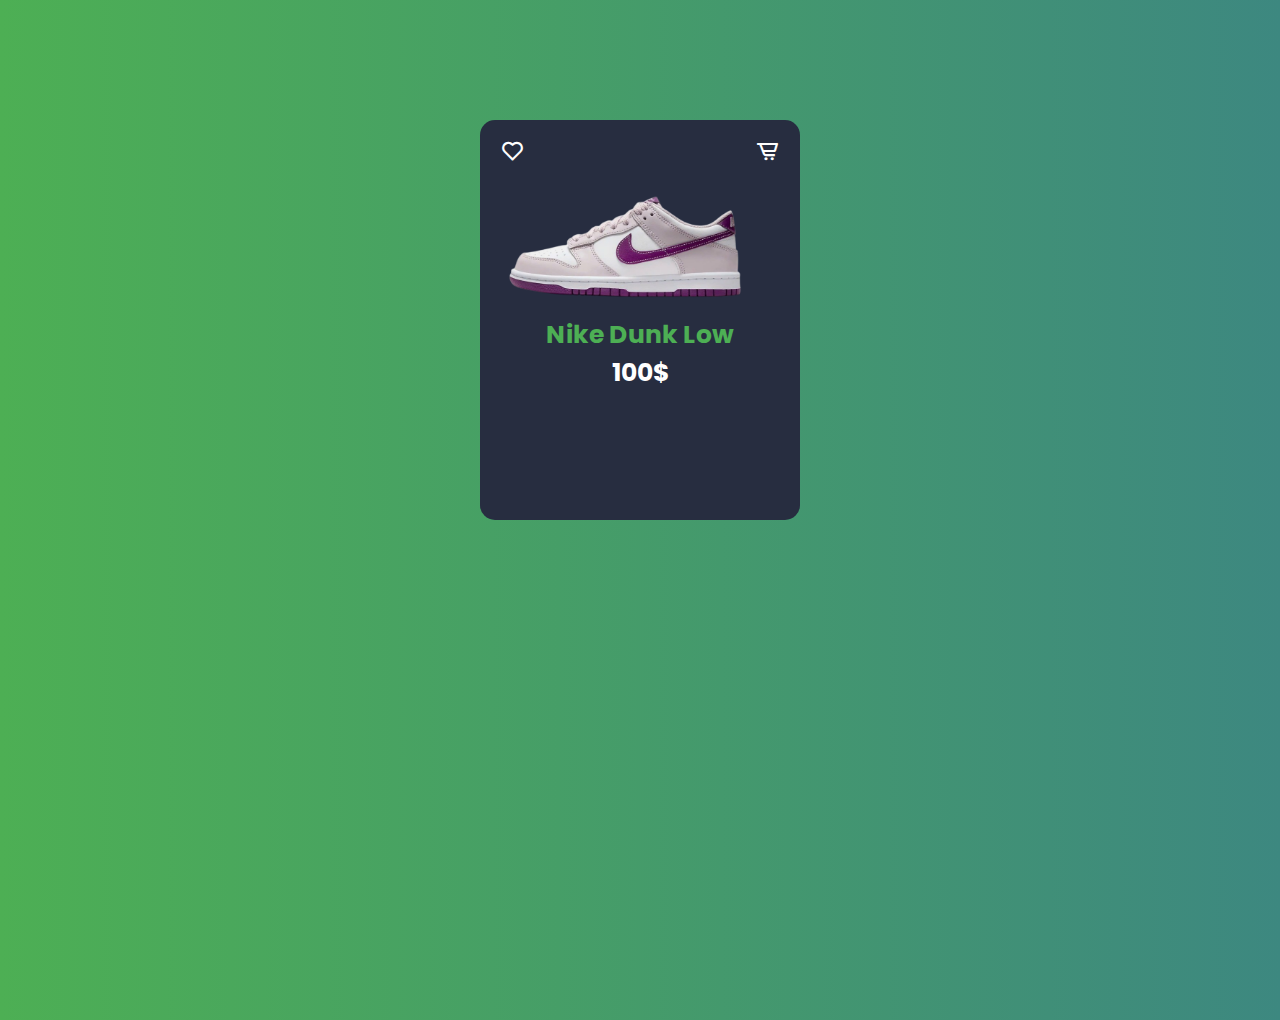
<file: Day01 - Product Card/index.html>
<!DOCTYPE html>
<html lang="en">
<head>
    <meta charset="UTF-8">
    <meta name="viewport" content="width=device-width, initial-scale=1.0">
    <title>Produc-card</title>
    <link rel="stylesheet" href="style.css">
    <link href='https://unpkg.com/boxicons@2.1.4/css/boxicons.min.css' rel='stylesheet'>
</head>
<body>
    <div class="card">
        <div class="card_heart">
            <i class='bx bx-heart'></i>
        </div>
        <div class="card_cart">
            <i class='bx bx-cart-alt' ></i>
        </div>
        <div class="card_img">
            <img src="asset/nike.png" alt="">
        </div>
        <div class="card_tittle">
            Nike Dunk Low
        </div>
        <div class="card_price">
            100$
        </div>
        <div class="card_size">
            <h3>Size:</h3>
            <span>6</span>
            <span>7</span>
            <span>8</span>
            <span>9</span>
        </div>
        <div class="card_color">
            <h3>Color:</h3>
            <span class="card_color--green"></span>
            <span class="card_color--red"></span>
            <span class="card_color--black"></span>
        </div>
        <div class="card_action">
            <Button>Buy now</Button>
            <button>Add cart</button>
        </div>
    </div>
</body>
</html>
</file>
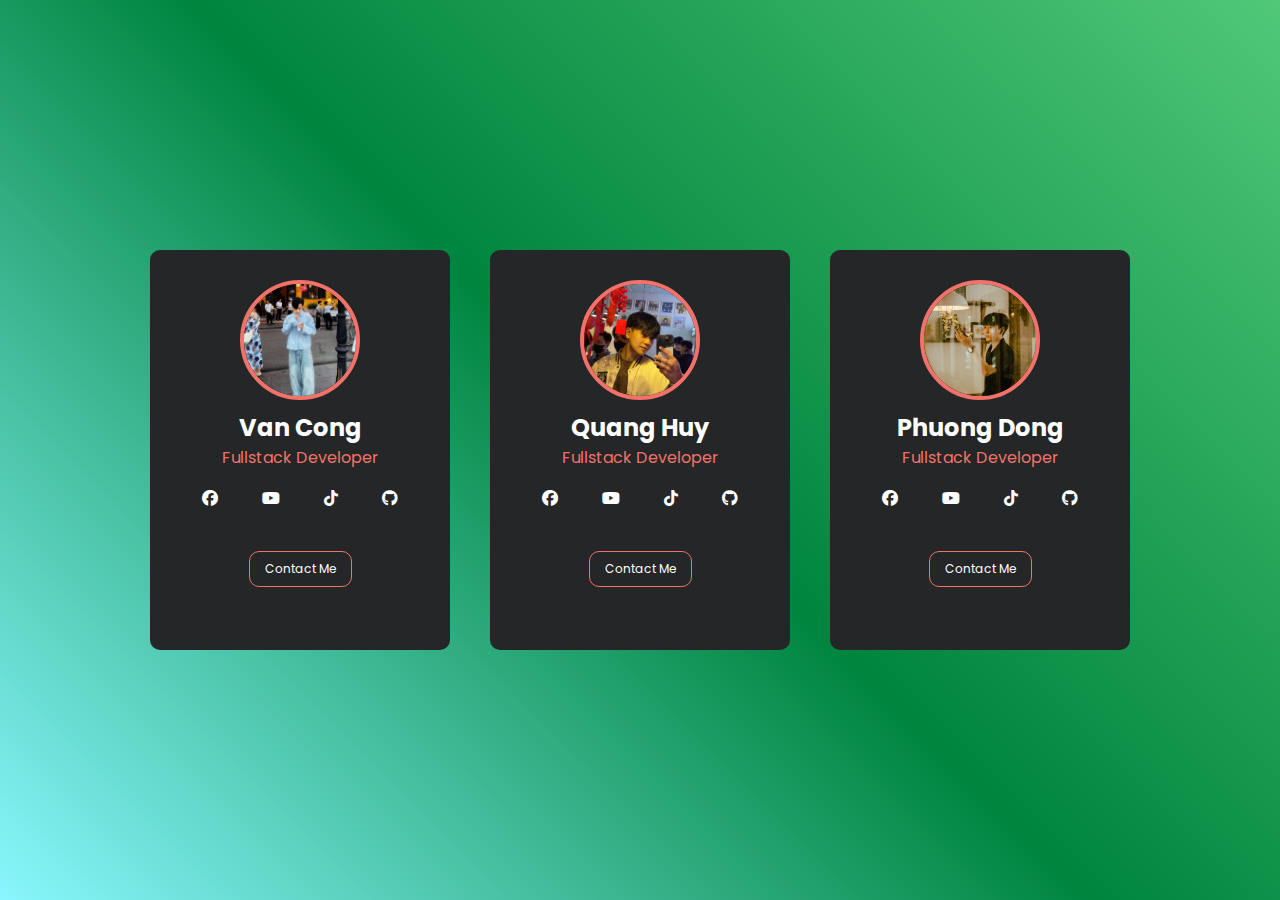
<file: Day02 - Profile Card /index.html>
<!DOCTYPE html>
<html lang="en">
<head>
    <meta charset="UTF-8">
    <meta name="viewport" content="width=device-width, initial-scale=1.0">
    <title>Profile Card</title>
    <link rel="stylesheet" href="style.css">
    <link href="https://cdnjs.cloudflare.com/ajax/libs/font-awesome/6.5.0/css/all.min.css" rel="stylesheet">
</head>
<body>

    <!-- profile card Cong -->
    <div class="card">
        <div class="card_img">
            <img src="asset/anh.jpg" alt="Profile Picture">
        </div>
        <h2>Van Cong</h2>
        <p>Fullstack Developer</p>
        <div class="card_social">
            <i class="fa-brands fa-facebook"></i>
            <i class="fa-brands fa-youtube"></i>
            <i class="fa-brands fa-tiktok"></i>
            <i class="fa-brands fa-github"></i>
        </div>
        <button>Contact Me</button>
    </div>

    <!-- profile card Huy -->
    <div class="card">
        <div class="card_img">
            <img src="asset/huy.jpg" alt="Profile Picture">
        </div>
        <h2>Quang Huy</h2>
        <p>Fullstack Developer</p>
        <div class="card_social">
            <i class="fa-brands fa-facebook"></i>
            <i class="fa-brands fa-youtube"></i>
            <i class="fa-brands fa-tiktok"></i>
            <i class="fa-brands fa-github"></i>
        </div>
        <button>Contact Me</button>
    </div>

    <!-- profile card Dong -->
    <div class="card">
        <div class="card_img">
            <img src="asset/Dong.jpg" alt="Profile Picture">
        </div>
        <h2>Phuong Dong</h2>
        <p>Fullstack Developer</p>
        <div class="card_social">
            <i class="fa-brands fa-facebook"></i>
            <i class="fa-brands fa-youtube"></i>
            <i class="fa-brands fa-tiktok"></i>
            <i class="fa-brands fa-github"></i>
        </div>
        <button>Contact Me</button>
    </div>
</body> 
</html>
</file>
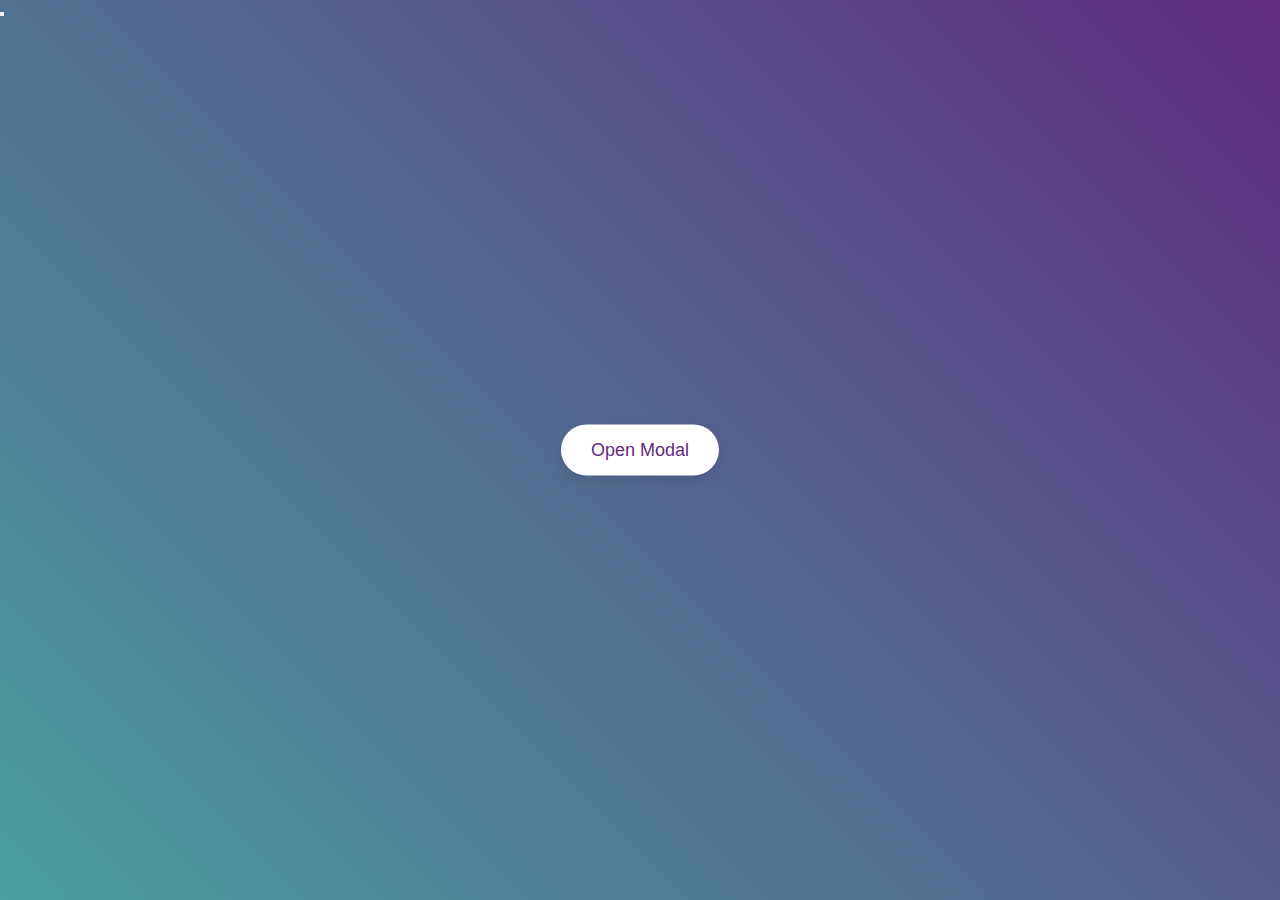
<file: Day03 - Modal Popup/index.html>
<!DOCTYPE html>
<html lang="en">
<head>
    <meta charset="UTF-8">
    <meta name="viewport" content="width=device-width, initial-scale=1.0">
    <title>Modal Popup</title>
    <link rel="stylesheet" href="style.css">
    <link rel="stylesheet" href="https://cdnjs.cloudflare.com/ajax/libs/font-awesome/6.5.0/css/all.min.css">
</head>
<body>
    <button><div class="open-modal-btn">Open Modal</div></button>
    <div class="modal hide">
        <div class="modal_inner">
            <div class="modal_header">
                <p>Wellcome to Nodemy</p>
                <i class="fa-solid fa-xmark"></i>
            </div>
            <div class="modal_body">
                <h2>Modal</h2>
                <p>Day la phan body cua Modal</p>
            </div>
            <div class="modal_footer">
                <button>close</button>
            </div>
        </div>
    </div>
</body>
<script src="app.js"></script>
</html>
</file>
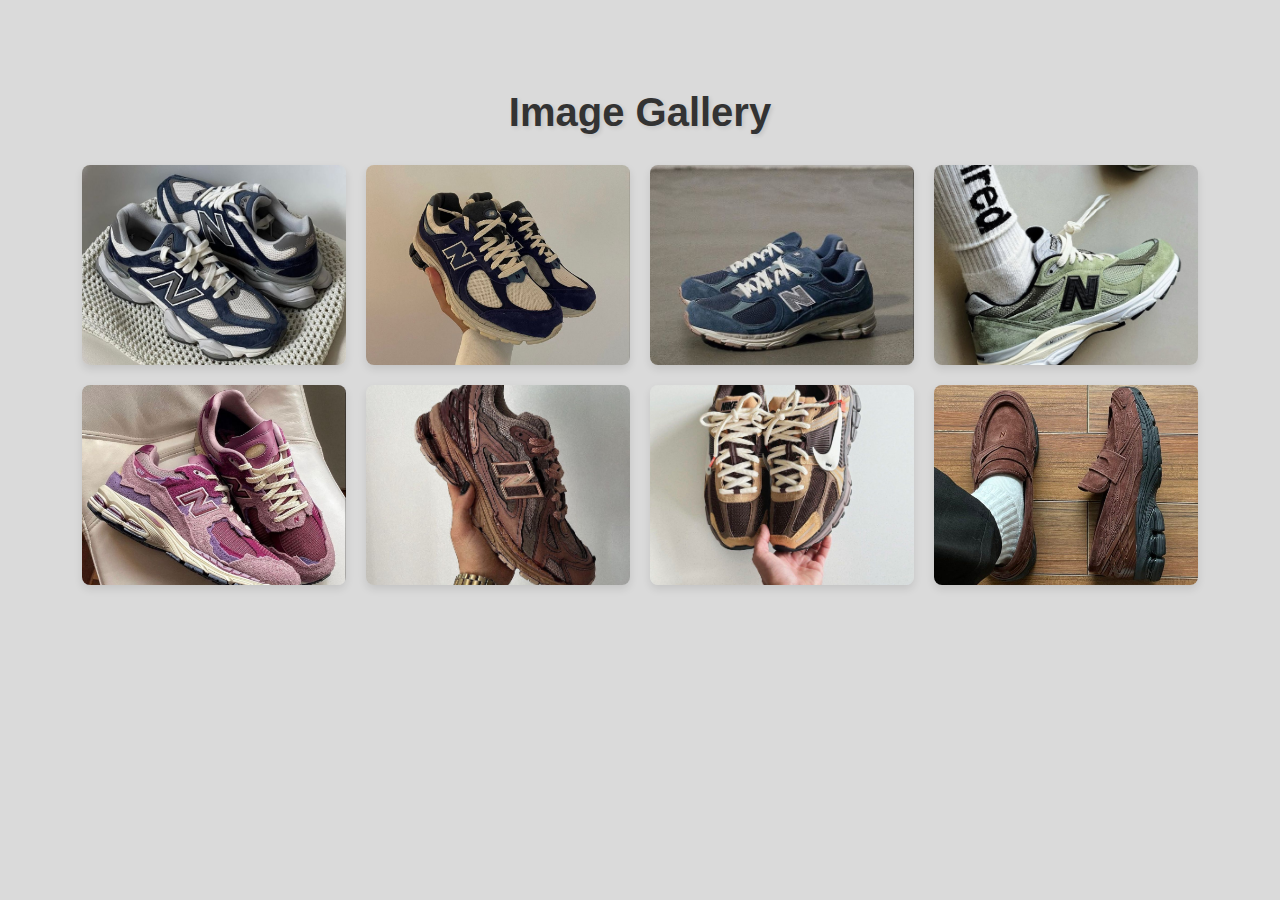
<file: Day04 - Image gallery/index.html>
<!DOCTYPE html>
<html lang="en">
<head>
    <meta charset="UTF-8">
    <meta name="viewport" content="width=device-width, initial-scale=1.0">
    <title>Image Gallery - Day 04</title>
    <link rel="stylesheet" href="style.css">
     <link rel="stylesheet" href="https://cdnjs.cloudflare.com/ajax/libs/font-awesome/6.5.2/css/all.min.css">
</head>
<body>
    <!-- Main container for the entire image gallery -->
    <div class="gallery-container">
        <!-- Gallery title -->
        <h1 class="gallery-title">Image Gallery</h1>
        
        <!-- Main wrapper containing all images -->
        <div class="wrapper">
            <!-- Image 1 -->
            <div class="image">
                <img src="asset/1.jpg" alt="Gallery image 1">
            </div>
            
            <!-- Image 2 -->
            <div class="image">
                <img src="asset/2.jpg" alt="Gallery image 2">
            </div>
            
            <!-- Image 3 -->
            <div class="image">
                <img src="asset/3.jpg" alt="Gallery image 3 ">
            </div>
            
            <!-- Image 4 -->
            <div class="image">
                <img src="asset/4.jpg" alt="Gallery image 4 ">
            </div>
            
            <!-- Image 5 -->
            <div class="image">
                <img src="asset/5.jpg" alt="Gallery image 5 ">
            </div>
            
            <!-- Image 6 -->
            <div class="image">
                <img src="asset/6.jpg" alt="Gallery image 6 ">
            </div>
            
            <!-- Image 7 -->
            <div class="image">
                <img src="asset/7.jpg" alt="Gallery image 7 ">
            </div>
            
            <!-- Image 8 -->
            <div class="image">
                <img src="asset/8.jpg" alt="Gallery image 8 ">
            </div>
        </div>
    </div>

    <div class="gallery">
        <button>
             <i class="fa-solid fa-xmark"></i>
        </button>
        <div class="gallery_inner">
            <img src="asset/1.jpg" alt="">
        </div>
        <div class="control_prev">
            <i class="fa-solid fa-chevron-left"></i>
        </div>
        <div class="control_next">
            <i class="fa-solid fa-chevron-right"></i>
        </div> 
    </div>
</body>
    <script src="app.js"></script>
</html>
</file>
<file: Day01 - Product Card/style.css>
@import url('https://fonts.googleapis.com/css2?family=Poppins:ital,wght@0,100;0,200;0,300;0,400;0,500;0,600;0,700;0,800;0,900;1,100;1,200;1,300;1,400;1,500;1,600;1,700;1,800;1,900&display=swap');

:root{
    --primary-color: #4daf54;
}

* {
    margin: 0;
    padding: 0;
    box-sizing: border-box;
}
body{
    height: 100vh; 
    background: linear-gradient(to right, #4daf54, #3d8880);
    font-family: 'Poppins', sans-serif;
}

.card{
    margin: 120px auto;
    width: 320px;
    height: 400px;
    background: #272d40; 
    padding: 20px;
    border-radius: 15px; 
    color: white;
    position: relative;
}

.card_heart, .card_cart{
    font-size: 25px; 
    position: absolute; 
    left: 20px;
    top: 15px;
    cursor: pointer;
}
.card_cart{
    right: 20px; 
    left: unset;
}

.card_img{
    width: 90%;
    transition: 0.5s;
}

.card_img img{
    width: 100%; 
    height: 100%;
    object-fit: cover;
    margin-top: 40px;
}

.card_tittle, .card_price{
    font-size: 25px;
    font-weight: bold;
    text-align: center;
    transition: 0.5s;
}

.card_tittle{
    color: var(--primary-color);
}

.card_color, .card_size{
    display: flex;
    align-items: center;
    margin-bottom: 10px;
}

.card_size span{
    padding:  1px 10px;
    background: #dadada;
    color: black;
    border-radius: 5px; 
    margin: 0 2px;
     cursor: pointer;
}

.card_size{
    margin-top: 20px;
}

.card_color span{
    width: 15px;
    height: 15px;
    border-radius: 50%;
    margin: 0 5px;
    cursor: pointer;
}

.card_color--green{
    background: #4daf54;
}

.card_color--red{
    background: red;
}

.card_color--black{
    background: black;
}

.card_action button{
    background: var(--primary-color);
    border: none;
    outline: none;
    color: white;
    padding: 10px 20px;
    border-radius: 5px;
    cursor: pointer; 
    font-weight: bold;
    margin-right: 15px;
}

.card_action button:hover{
    transform: scale(0.9);
    transition: 0.5s;
}

.card:hover .card_img{
    transform: translateY(-90px) rotate(-20deg);
}


.card:hover .card_tittle, .card:hover .card_price{
    transform: translate(-49px, -50px);
}

.card:hover .card_price{
    transform: translate(-110px, -50px);
}

.card_size, .card_color, .card_action{
    visibility: hidden;
    opacity: 0;
}

.card_size {
    margin-top: 150 px;
}

.card:hover .card_size, .card:hover .card_color, .card:hover .card_action{
    visibility: visible;
    opacity: 100;
    transition: 0.5s;
    transition-delay: 0.4s;
}

.card:hover .card_size{
    margin-top: -15px;
}
</file>
<file: Day02 - Profile Card /style.css>
@import url('https://fonts.googleapis.com/css2?family=Poppins:ital,wght@0,100;0,200;0,300;0,400;0,500;0,600;0,700;0,800;0,900;1,100;1,200;1,300;1,400;1,500;1,600;1,700;1,800;1,900&display=swap');

:root {
    --primary-color: #f2726a;
}

* {
    margin: 0;
    padding: 0;
    box-sizing: border-box;

}

body {
    background: linear-gradient(45deg, #89f7fe 0%, #00853e, #50c878 );
    height: 100vh;
    justify-content: center;
    align-items: center; 
    display: flex;
    font-family: poppins, sans-serif;
}

.card {
    background: #242628;
    width: 300px;
    height: 400px;
    border-radius: 10px;
    text-align: center;
    overflow: hidden;
    margin: 0 20px;
}

img {
    object-fit: cover;
    width: 100%;
    height: 100%;
    object-position: center;

}

.card_img {
    width: 120px;
    height: 120px;
    border: 4px solid var(--primary-color);
    border-radius: 50%;
    overflow: hidden;
    margin: 0px auto;
    translate: 0px 30px;
    transition: 0.5s;
}

.card p {
    color: var(--primary-color);
}

.card h2 {
    color: #fff;
    margin-top: 40px;
}

.card_social i {
    margin: 20px 20px;
    color: #fff;
    cursor: pointer;
}

.card_social i:hover {
    color: var(--primary-color);
    transform: scale(1.2);
    transition: 0.5s;
}

.card button {
    background: #242628;
    color: #fff; 
    padding: 8px 15px;
    margin-top: 25px;
    cursor: pointer;
    font-size: 12px;
    font-family: poppins, sans-serif;
    border: 1px solid var(--primary-color);
    border-radius: 10px;
}

.card button:hover {
    background: var(--primary-color);
    border: none;
    transform: scale(1.2);
    transition: 0.5s;
}

.card_img:hover {
    width: 100%;
    height: 100%;
    border: none;
    border-radius: unset;
    translate: unset;
}
</file>
<file: Day03 - Modal Popup/style.css>
:root{
    --primary-color: #e26e70;
}

* {
    margin: 0;
    padding: 0;
    box-sizing: border-box;
}

body{
    height: 100vh;
    overflow: hidden;
    background-image: linear-gradient(45deg, #49a09d, #5f2c82);
}

.open-modal-btn{
    position: absolute;
    top: 50%;
    left: 50%;
    transform: translate(-50%, -50%);
    padding: 15px 30px;
    background-color: #fff;
    border-radius: 30px;
    font-size: 18px;
    font-weight: 500;
    color: #5f2c82;
    cursor: pointer;
    box-shadow: 0 5px 15px rgba(0,0,0,0.1);
    transition: all 0.3s ease;
}

.modal {
    background: rgba(0, 0, 0, 0.6 );
    top: 0;
    height: 100vh;
    width: 100vw;
    position: fixed; 
}

.modal_inner {
   width: 400px;
   position: relative;
    top: 20%;
   margin: 0 auto;
   background: #fff;
    border-radius: 5px;
    overflow: hidden;
    animation:  modalshow 0.5s linear;
}

.modal_header {
   display: flex;
    justify-content: space-between;
    align-items: center;
    padding: 15px 20px;
    background: var(--primary-color);
    color: #fff;
}

.modal_header i {
    cursor: pointer;
}

.modal_body {
    padding: 15px;
}

.modal_body h2 {
    color: var(--primary-color);
    margin-bottom: 10px;
}

.modal_footer {
    padding: 15px;
    text-align: right;
}

.modal_footer button {
    padding: 10px 20px;
    color: #fff;
    background: var(--primary-color);
    border: none;
    border-radius: 5px;
    outline: none;
    cursor: pointer;
}

.hide{
    display: none;
}

@keyframes modalshow {
    from{
        top: -200px;
        opacity: 0;
    }
    to{
        top: 20%;
        opacity: 1;
    }
}
</file>
<file: Day04 - Image gallery/style.css>
* {
    margin: 0;
    padding: 0;
    box-sizing: border-box;
}

body {
    min-height: 100vh;
    background: #dadada;
    font-family: 'Arial', sans-serif;
    padding: 20px;
}

/* Main gallery container */
.gallery-container {
    max-width: 1200px;
    margin: 0 auto;
    text-align: center;
    margin-top: 70px;
}

/* Gallery title styling */
.gallery-title {
    font-size: 2.5rem;
    color: #333;
    margin-bottom: 30px;
    text-shadow: 2px 2px 4px rgba(0,0,0,0.1);
}

/* Main wrapper containing all images */
.wrapper {
    width: 100%;
    display: flex;
    flex-wrap: wrap;
    justify-content: center;
    gap: 20px;
    margin-bottom: 30px;
}

/* Individual image container */
.image {
    width: 22%;
    height: 200px;
    border-radius: 8px;
    overflow: hidden;
    box-shadow: 0 4px 8px rgba(0,0,0,0.1);
    transition: transform 0.3s ease;
    cursor: pointer;
}

.image:hover {
    transform: translateY(-5px);
    box-shadow: 0 8px 16px rgba(0,0,0,0.2);
}

/* Image styling */
img {
    width: 100%;
    height: 100%;
    object-fit: cover;
    object-position: center;
    transition: all 0.25s ease-in-out;
}

/* Hover effect for images */
.image:hover img {
    transform: scale(1.2);
    box-shadow: 0 10px 20px rgba(0,0,0,0.2);
}

/* Gallery description */
.gallery-description {
    font-size: 1.1rem;
    color: #666;
    line-height: 1.6;
    max-width: 600px;
    margin: 0 auto;
    padding: 20px;
    background: rgba(255,255,255,0.8);
    border-radius: 8px;
    box-shadow: 0 2px 4px rgba(0,0,0,0.1);
}

/* Gallery Overlay */
.gallery {
    position: fixed;
    top: 0;
    left: 0;
    width: 100%;
    height: 100%;
    background: rgba(0, 0, 0, 0.8);
    display: flex;
    align-items: center;
    justify-content: center;
    z-index: 1000;
    opacity: 0;
    visibility: hidden;
    transition: all 0.3s ease;
}

.gallery.show {
    opacity: 1;
    visibility: visible;
}

/* Gallery inner content */
.gallery_inner {
    position: relative;
    max-width: 90%;
    max-height: 90%;
    display: flex;
    align-items: center;
    justify-content: center;
}

.gallery_inner img {
    width: 800px;
    height: 600px;
    object-fit: cover;
    object-position: center;
    border-radius: 8px;
    box-shadow: 0 10px 30px rgba(0, 0, 0, 0.5);
}

/* Close button */
.gallery button {
    position: absolute;
    top: 20px;
    right: 20px;
    background: rgba(255, 255, 255, 0.2);
    border: none;
    color: white;
    font-size: 24px;
    width: 50px;
    height: 50px;
    border-radius: 50%;
    cursor: pointer;
    display: flex;
    align-items: center;
    justify-content: center;
    transition: all 0.3s ease;
    backdrop-filter: blur(10px);
}

.gallery button:hover {
    background: rgba(255, 255, 255, 0.3);
    transform: scale(1.1);
}

/* Navigation controls */
.control_prev,
.control_next {
    position: absolute;
    top: 50%;
    transform: translateY(-50%);
    background: rgba(255, 255, 255, 0.2);
    color: white;
    font-size: 24px;
    width: 60px;
    height: 60px;
    border-radius: 50%;
    cursor: pointer;
    display: flex;
    align-items: center;
    justify-content: center;
    transition: all 0.3s ease;
    backdrop-filter: blur(10px);
    border: none;
}

.control_prev {
    left: 20px;
}

.control_next {
    right: 20px;
}

.control_prev:hover,
.control_next:hover {
    background: rgba(255, 255, 255, 0.3);
    transform: translateY(-50%) scale(1.1);
}

/* Responsive design for smaller screens */
@media (max-width: 768px) {
    .image {
        width: 45%;
        height: 150px;
    }
    
    .gallery-title {
        font-size: 2rem;
    }
    
    .gallery-description {
        font-size: 1rem;
        padding: 15px;
    }
    
    .control_prev,
    .control_next {
        width: 50px;
        height: 50px;
        font-size: 20px;
    }
    
    .gallery button {
        width: 40px;
        height: 40px;
        font-size: 20px;
    }
    
    .gallery_inner img {
        width: 90vw;
        height: 60vh;
    }
}

@media (max-width: 480px) {
    .image {
        width: 100%;
        height: 200px;
    }
    
    .wrapper {
        gap: 15px;
    }
    
    .control_prev {
        left: 10px;
    }
    
    .control_next {
        right: 10px;
    }
    
    .gallery button {
        top: 10px;
        right: 10px;
    }
    
    .gallery_inner img {
        width: 95vw;
        height: 50vh;
    }
}
</file>
